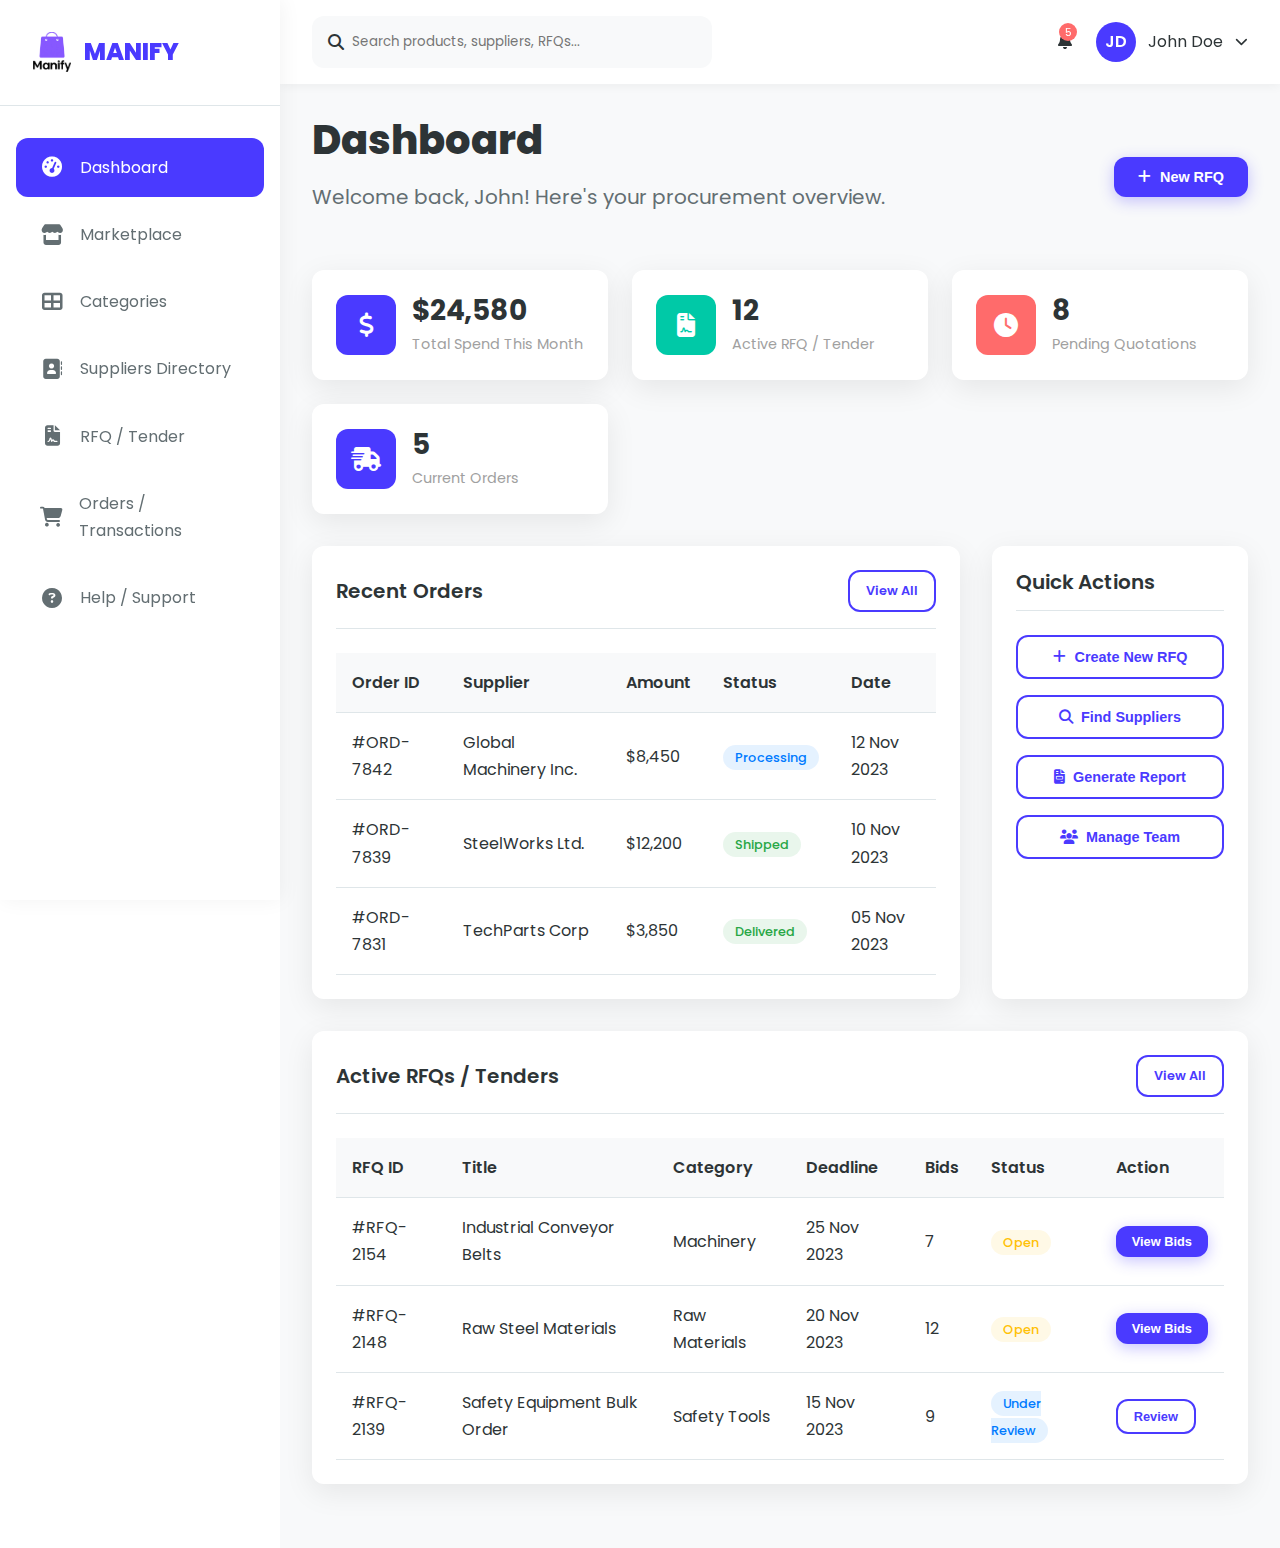
<file: companydashboard.html>
<!DOCTYPE html>
<html lang="en">
<head>
    <meta charset="UTF-8">
    <meta name="viewport" content="width=device-width, initial-scale=1.0">
    <title>ProcureHub | Company Dashboard</title>
    <link rel="stylesheet" href="https://cdnjs.cloudflare.com/ajax/libs/font-awesome/6.4.0/css/all.min.css">
    <link href="https://fonts.googleapis.com/css2?family=Poppins:wght@300;400;500;600;700;800&display=swap" rel="stylesheet">
    <style>
        /* Productly Color Scheme */
        :root {
            --primary: #4A3AFF;
            --primary-light: #6C5CE7;
            --primary-dark: #3A2BD6;
            --secondary: #FF6B6B;
            --accent: #00C9A7;
            --accent-light: #2EE6C3;
            --dark: #2D3436;
            --dark-light: #4A4A4A;
            --gray: #636E72;
            --gray-light: #A0A0A0;
            --light-gray: #DFE6E9;
            --white: #FFFFFF;
            --light-bg: #F8F9FA;
            --section-bg: #F7F9FC;
            
            --border-radius: 12px;
            --border-radius-lg: 20px;
            --box-shadow: 0 8px 30px rgba(0, 0, 0, 0.08);
            --box-shadow-lg: 0 20px 60px rgba(0, 0, 0, 0.12);
            --transition: all 0.3s cubic-bezier(0.4, 0, 0.2, 1);
            --transition-slow: all 0.5s cubic-bezier(0.4, 0, 0.2, 1);
        }

        * {
            margin: 0;
            padding: 0;
            box-sizing: border-box;
        }

        html {
            scroll-behavior: smooth;
        }

        body {
            font-family: 'Poppins', sans-serif;
            line-height: 1.7;
            color: var(--dark);
            overflow-x: hidden;
            background: var(--white);
        }

        .container {
            max-width: 1400px;
            margin: 0 auto;
            padding: 0 20px;
        }

        h1, h2, h3, h4, h5, h6 {
            font-weight: 700;
            line-height: 1.2;
            margin-bottom: 1rem;
            color: var(--dark);
        }

        h1 {
            font-size: 2.5rem;
            font-weight: 800;
        }

        h2 {
            font-size: 2rem;
        }

        h3 {
            font-size: 1.5rem;
        }

        p {
            color: var(--gray);
            margin-bottom: 1.5rem;
        }

        .lead {
            font-size: 1.25rem;
            font-weight: 400;
        }

        /* Dashboard Layout */
        .dashboard-container {
            display: flex;
            min-height: 100vh;
        }

        /* Sidebar */
        .sidebar {
            width: 280px;
            background: var(--white);
            box-shadow: 2px 0 20px rgba(0, 0, 0, 0.05);
            padding: 2rem 0;
            position: fixed;
            height: 100vh;
            overflow-y: auto;
            z-index: 100;
            transition: var(--transition);
        }

        .sidebar-brand {
            display: flex;
            align-items: center;
            padding: 0 2rem 2rem;
            border-bottom: 1px solid var(--light-gray);
            margin-bottom: 2rem;
        }

        .sidebar-logo {
            width: 40px;
            height: 40px;
            margin-right: 12px;
            display: flex;
            align-items: center;
            justify-content: center;
        }

        .sidebar-logo img {
            width: 100%;
            height: 100%;
            object-fit: contain;
        }

        .sidebar-brand-text {
            font-size: 1.5rem;
            font-weight: 800;
            color: var(--primary);
        }

        .sidebar-menu {
            list-style: none;
            padding: 0 1rem;
        }

        .sidebar-item {
            margin-bottom: 0.5rem;
        }

        .sidebar-link {
            display: flex;
            align-items: center;
            padding: 1rem 1.5rem;
            color: var(--gray);
            text-decoration: none;
            border-radius: var(--border-radius);
            transition: var(--transition);
        }

        .sidebar-link:hover, .sidebar-link.active {
            background: var(--primary);
            color: var(--white);
        }

        .sidebar-link i {
            margin-right: 1rem;
            font-size: 1.25rem;
            width: 24px;
            text-align: center;
        }

        /* Main Content */
        .main-content {
            flex: 1;
            margin-left: 280px;
            background: var(--light-bg);
            min-height: 100vh;
            transition: var(--transition);
        }

        /* Top Navigation */
        .top-nav {
            background: var(--white);
            padding: 1rem 2rem;
            box-shadow: 0 2px 10px rgba(0, 0, 0, 0.05);
            display: flex;
            justify-content: space-between;
            align-items: center;
            position: sticky;
            top: 0;
            z-index: 99;
        }

        .nav-left {
            display: flex;
            align-items: center;
            gap: 1rem;
        }

        .nav-search {
            display: flex;
            align-items: center;
            background: var(--light-bg);
            border-radius: var(--border-radius);
            padding: 0.5rem 1rem;
            width: 400px;
        }

        .nav-search input {
            border: none;
            background: transparent;
            padding: 0.5rem;
            width: 100%;
            font-family: 'Poppins', sans-serif;
            outline: none;
        }

        .nav-actions {
            display: flex;
            align-items: center;
            gap: 1.5rem;
        }

        .nav-action-item {
            position: relative;
            cursor: pointer;
        }

        .notification-badge {
            position: absolute;
            top: -5px;
            right: -5px;
            background: var(--secondary);
            color: var(--white);
            border-radius: 50%;
            width: 18px;
            height: 18px;
            font-size: 0.7rem;
            display: flex;
            align-items: center;
            justify-content: center;
        }

        .user-profile {
            display: flex;
            align-items: center;
            gap: 0.75rem;
            cursor: pointer;
        }

        .user-avatar {
            width: 40px;
            height: 40px;
            border-radius: 50%;
            background: var(--primary);
            display: flex;
            align-items: center;
            justify-content: center;
            color: var(--white);
            font-weight: 600;
        }

        /* Dropdown Menus */
        .dropdown {
            position: relative;
        }

        .dropdown-content {
            display: none;
            position: absolute;
            right: 0;
            top: 100%;
            background: var(--white);
            min-width: 280px;
            box-shadow: var(--box-shadow-lg);
            border-radius: var(--border-radius);
            z-index: 1000;
            margin-top: 0.5rem;
            padding: 1rem 0;
        }

        .dropdown.active .dropdown-content {
            display: block;
        }

        .notification-item, .profile-item {
            padding: 0.75rem 1.5rem;
            display: flex;
            align-items: center;
            gap: 1rem;
            transition: var(--transition);
            cursor: pointer;
        }

        .notification-item:hover, .profile-item:hover {
            background: var(--light-bg);
        }

        .notification-icon {
            width: 40px;
            height: 40px;
            border-radius: 50%;
            background: var(--light-bg);
            display: flex;
            align-items: center;
            justify-content: center;
            color: var(--primary);
        }

        .notification-info h4, .profile-info h4 {
            font-size: 0.9rem;
            margin-bottom: 0.25rem;
        }

        .notification-info p, .profile-info p {
            font-size: 0.8rem;
            margin: 0;
            color: var(--gray);
        }

        .notification-time {
            font-size: 0.7rem;
            color: var(--gray-light);
        }

        .dropdown-header {
            padding: 0 1.5rem 0.75rem;
            border-bottom: 1px solid var(--light-gray);
            margin-bottom: 0.5rem;
            display: flex;
            justify-content: space-between;
            align-items: center;
        }

        .dropdown-header h3 {
            font-size: 1rem;
            margin: 0;
        }

        .view-all {
            font-size: 0.8rem;
            color: var(--primary);
            text-decoration: none;
            font-weight: 500;
        }

        /* Dashboard Content */
        .dashboard-content {
            padding: 2rem;
        }

        .page-header {
            display: flex;
            justify-content: space-between;
            align-items: center;
            margin-bottom: 2rem;
            flex-wrap: wrap;
            gap: 1rem;
        }

        /* Stats Grid */
        .stats-grid {
            display: grid;
            grid-template-columns: repeat(auto-fit, minmax(250px, 1fr));
            gap: 1.5rem;
            margin-bottom: 2rem;
        }

        .stat-card {
            background: var(--white);
            border-radius: var(--border-radius);
            padding: 1.5rem;
            box-shadow: var(--box-shadow);
            display: flex;
            align-items: center;
            transition: var(--transition);
        }

        .stat-card:hover {
            transform: translateY(-5px);
            box-shadow: var(--box-shadow-lg);
        }

        .stat-icon {
            width: 60px;
            height: 60px;
            border-radius: 12px;
            display: flex;
            align-items: center;
            justify-content: center;
            margin-right: 1rem;
            font-size: 1.5rem;
            color: var(--white);
        }

        .stat-icon.primary {
            background: var(--primary);
        }

        .stat-icon.accent {
            background: var(--accent);
        }

        .stat-icon.secondary {
            background: var(--secondary);
        }

        .stat-info h3 {
            font-size: 1.75rem;
            margin-bottom: 0.25rem;
        }

        .stat-info p {
            margin: 0;
            color: var(--gray-light);
            font-size: 0.9rem;
        }

        /* Content Cards */
        .content-card {
            background: var(--white);
            border-radius: var(--border-radius);
            padding: 1.5rem;
            box-shadow: var(--box-shadow);
            margin-bottom: 2rem;
        }

        .card-header {
            display: flex;
            justify-content: space-between;
            align-items: center;
            margin-bottom: 1.5rem;
            padding-bottom: 1rem;
            border-bottom: 1px solid var(--light-gray);
            flex-wrap: wrap;
            gap: 1rem;
        }

        .card-title {
            font-size: 1.25rem;
            font-weight: 600;
            margin: 0;
        }

        /* Tables */
        .table-responsive {
            overflow-x: auto;
            -webkit-overflow-scrolling: touch;
        }

        .data-table {
            width: 100%;
            border-collapse: collapse;
            min-width: 600px;
        }

        .data-table th, .data-table td {
            padding: 1rem;
            text-align: left;
            border-bottom: 1px solid var(--light-gray);
        }

        .data-table th {
            font-weight: 600;
            color: var(--dark);
            background: var(--light-bg);
        }

        .data-table tr:hover {
            background: var(--light-bg);
        }

        /* Status Badges */
        .status-badge {
            padding: 0.25rem 0.75rem;
            border-radius: 20px;
            font-size: 0.8rem;
            font-weight: 500;
        }

        .status-pending {
            background: rgba(255, 193, 7, 0.1);
            color: #ffc107;
        }

        .status-approved {
            background: rgba(40, 167, 69, 0.1);
            color: #28a745;
        }

        .status-rejected {
            background: rgba(220, 53, 69, 0.1);
            color: #dc3545;
        }

        .status-processing {
            background: rgba(0, 123, 255, 0.1);
            color: #007bff;
        }

        /* Buttons */
        .btn {
            display: inline-flex;
            align-items: center;
            justify-content: center;
            padding: 0.75rem 1.5rem;
            border-radius: var(--border-radius);
            font-weight: 600;
            text-decoration: none;
            transition: var(--transition);
            border: none;
            cursor: pointer;
            font-size: 0.9rem;
            gap: 0.5rem;
            white-space: nowrap;
        }

        .btn-primary {
            background: var(--primary);
            color: var(--white);
            box-shadow: 0 4px 15px rgba(74, 58, 255, 0.3);
        }

        .btn-primary:hover {
            background: var(--primary-dark);
            transform: translateY(-2px);
            box-shadow: 0 8px 25px rgba(74, 58, 255, 0.4);
        }

        .btn-outline {
            border: 2px solid var(--primary);
            color: var(--primary);
            background: transparent;
        }

        .btn-outline:hover {
            background: var(--primary);
            color: var(--white);
            transform: translateY(-2px);
        }

        .btn-sm {
            padding: 0.5rem 1rem;
            font-size: 0.8rem;
        }

        /* Filters */
        .filters {
            display: flex;
            gap: 1rem;
            margin-bottom: 1.5rem;
            flex-wrap: wrap;
        }

        .filter-group {
            display: flex;
            flex-direction: column;
            gap: 0.5rem;
            flex: 1;
            min-width: 150px;
        }

        .filter-group label {
            font-size: 0.8rem;
            font-weight: 500;
            color: var(--gray);
        }

        .filter-select, .filter-input {
            padding: 0.5rem 1rem;
            border: 1px solid var(--light-gray);
            border-radius: var(--border-radius);
            font-family: 'Poppins', sans-serif;
            outline: none;
            transition: var(--transition);
        }

        .filter-select:focus, .filter-input:focus {
            border-color: var(--primary);
        }

        /* Product Grid */
        .products-grid, .categories-grid, .suppliers-grid {
            display: grid;
            grid-template-columns: repeat(auto-fill, minmax(280px, 1fr));
            gap: 1.5rem;
        }

        .product-card, .category-card, .supplier-card {
            background: var(--white);
            border-radius: var(--border-radius);
            overflow: hidden;
            box-shadow: var(--box-shadow);
            transition: var(--transition);
        }

        .product-card:hover, .category-card:hover, .supplier-card:hover {
            transform: translateY(-5px);
            box-shadow: var(--box-shadow-lg);
        }

        .product-image, .category-image, .supplier-image {
            height: 180px;
            background: var(--light-bg);
            display: flex;
            align-items: center;
            justify-content: center;
            color: var(--gray-light);
            font-size: 3rem;
        }

        .product-info, .category-info, .supplier-info {
            padding: 1.5rem;
        }

        .product-title, .category-title, .supplier-title {
            font-size: 1.1rem;
            font-weight: 600;
            margin-bottom: 0.5rem;
        }

        .product-supplier, .category-count, .supplier-location {
            color: var(--gray);
            font-size: 0.9rem;
            margin-bottom: 0.5rem;
        }

        .product-price {
            font-size: 1.25rem;
            font-weight: 700;
            color: var(--primary);
            margin-bottom: 1rem;
        }

        /* Forms */
        .form-group {
            margin-bottom: 1.5rem;
        }

        .form-label {
            display: block;
            margin-bottom: 0.5rem;
            font-weight: 500;
            color: var(--dark);
        }

        .form-control {
            width: 100%;
            padding: 0.75rem 1rem;
            border: 1px solid var(--light-gray);
            border-radius: var(--border-radius);
            font-family: 'Poppins', sans-serif;
            transition: var(--transition);
        }

        .form-control:focus {
            border-color: var(--primary);
            outline: none;
            box-shadow: 0 0 0 3px rgba(74, 58, 255, 0.1);
        }

        textarea.form-control {
            min-height: 120px;
            resize: vertical;
        }

        /* Tabs */
        .tabs {
            display: flex;
            border-bottom: 1px solid var(--light-gray);
            margin-bottom: 1.5rem;
            overflow-x: auto;
            -webkit-overflow-scrolling: touch;
        }

        .tab {
            padding: 1rem 1.5rem;
            cursor: pointer;
            font-weight: 500;
            color: var(--gray);
            transition: var(--transition);
            border-bottom: 2px solid transparent;
            white-space: nowrap;
        }

        .tab.active {
            color: var(--primary);
            border-bottom-color: var(--primary);
        }

        .tab-content {
            display: none;
        }

        .tab-content.active {
            display: block;
        }

        /* FAQ */
        .faq-item {
            margin-bottom: 1.5rem;
            border: 1px solid var(--light-gray);
            border-radius: var(--border-radius);
            overflow: hidden;
        }

        .faq-question {
            padding: 1.5rem;
            background: var(--light-bg);
            cursor: pointer;
            display: flex;
            justify-content: space-between;
            align-items: center;
            font-weight: 600;
        }

        .faq-answer {
            padding: 1.5rem;
            display: none;
        }

        .faq-item.active .faq-answer {
            display: block;
        }

        /* Mobile Menu Button */
        .mobile-menu-btn {
            display: none;
            flex-direction: column;
            background: none;
            border: none;
            cursor: pointer;
            padding: 0.5rem;
            z-index: 101;
        }

        .mobile-menu-btn span {
            width: 25px;
            height: 2px;
            background: var(--dark);
            margin: 3px 0;
            transition: var(--transition);
            border-radius: 2px;
        }

        .mobile-menu-btn.active span:nth-child(1) {
            transform: rotate(45deg) translate(5px, 5px);
        }

        .mobile-menu-btn.active span:nth-child(2) {
            opacity: 0;
        }

        .mobile-menu-btn.active span:nth-child(3) {
            transform: rotate(-45deg) translate(7px, -6px);
        }

        /* Mobile Overlay */
        .mobile-overlay {
            display: none;
            position: fixed;
            top: 0;
            left: 0;
            width: 100%;
            height: 100%;
            background: rgba(0, 0, 0, 0.5);
            z-index: 98;
        }

        .mobile-overlay.active {
            display: block;
        }

        /* Responsive */
        @media (max-width: 1200px) {
            .sidebar {
                width: 250px;
            }
            
            .main-content {
                margin-left: 250px;
            }
        }

        @media (max-width: 992px) {
            .sidebar {
                transform: translateX(-100%);
                width: 280px;
            }
            
            .sidebar.active {
                transform: translateX(0);
            }
            
            .main-content {
                margin-left: 0;
            }
            
            .mobile-menu-btn {
                display: flex;
            }
            
            .nav-search {
                width: 300px;
            }

            .mobile-overlay.active {
                display: block;
            }

            .content-grid {
                grid-template-columns: 1fr !important;
            }
        }

        @media (max-width: 768px) {
            .nav-search {
                width: 200px;
            }
            
            .stats-grid {
                grid-template-columns: 1fr;
            }
            
            .products-grid, .categories-grid, .suppliers-grid {
                grid-template-columns: 1fr;
            }
            
            .filters {
                flex-direction: column;
            }
            
            .filter-group {
                width: 100%;
            }

            .nav-search {
                display: none;
            }

            .dropdown-content {
                position: fixed;
                top: 70px;
                left: 50%;
                transform: translateX(-50%);
                width: 90%;
                max-width: 400px;
            }

            .page-header {
                flex-direction: column;
                align-items: flex-start;
            }

            .dashboard-content {
                padding: 1rem;
            }
        }

        @media (max-width: 576px) {
            .dashboard-content {
                padding: 1rem;
            }
            
            .page-header {
                flex-direction: column;
                align-items: flex-start;
                gap: 1rem;
            }
            
            .user-profile .user-name {
                display: none;
            }

            .top-nav {
                padding: 1rem;
            }

            .nav-actions {
                gap: 1rem;
            }

            .card-header {
                flex-direction: column;
                align-items: flex-start;
            }

            .btn {
                width: 100%;
                justify-content: center;
            }

            .content-card {
                padding: 1rem;
            }

            .stat-card {
                flex-direction: column;
                text-align: center;
            }

            .stat-icon {
                margin-right: 0;
                margin-bottom: 1rem;
            }
        }

        @media (max-width: 480px) {
            .sidebar-brand {
                padding: 0 1rem 1.5rem;
            }

            .sidebar-link {
                padding: 0.75rem 1rem;
            }

            .sidebar-link i {
                margin-right: 0.75rem;
            }

            .dropdown-content {
                width: 95%;
            }
        }
    </style>
</head>
<body>
    <div class="dashboard-container">
        <!-- Mobile Overlay -->
        <div class="mobile-overlay"></div>

        <!-- Sidebar -->
        <aside class="sidebar">
            <div class="sidebar-brand">
                <div class="sidebar-logo">
                    <!-- Replace with your logo image -->
                    <img src="assets/Manify.png" alt="ProcureHub Logo">
                </div>
                <div class="sidebar-brand-text">MANIFY</div>
            </div>
            <ul class="sidebar-menu">
                <li class="sidebar-item">
                    <a href="#dashboard" class="sidebar-link active">
                        <i class="fas fa-tachometer-alt"></i>
                        <span>Dashboard</span>
                    </a>
                </li>
                <li class="sidebar-item">
                    <a href="#marketplace" class="sidebar-link">
                        <i class="fas fa-store"></i>
                        <span>Marketplace</span>
                    </a>
                </li>
                <li class="sidebar-item">
                    <a href="#categories" class="sidebar-link">
                        <i class="fas fa-th-large"></i>
                        <span>Categories</span>
                    </a>
                </li>
                <li class="sidebar-item">
                    <a href="#suppliers" class="sidebar-link">
                        <i class="fas fa-address-book"></i>
                        <span>Suppliers Directory</span>
                    </a>
                </li>
                <li class="sidebar-item">
                    <a href="#rfq" class="sidebar-link">
                        <i class="fas fa-file-contract"></i>
                        <span>RFQ / Tender</span>
                    </a>
                </li>
                <li class="sidebar-item">
                    <a href="#orders" class="sidebar-link">
                        <i class="fas fa-shopping-cart"></i>
                        <span>Orders / Transactions</span>
                    </a>
                </li>
                <li class="sidebar-item">
                    <a href="#support" class="sidebar-link">
                        <i class="fas fa-question-circle"></i>
                        <span>Help / Support</span>
                    </a>
                </li>
            </ul>
        </aside>

        <!-- Main Content -->
        <main class="main-content">
            <!-- Top Navigation -->
            <nav class="top-nav">
                <div class="nav-left">
                    <button class="mobile-menu-btn">
                        <span></span>
                        <span></span>
                        <span></span>
                    </button>
                    <div class="nav-search">
                        <i class="fas fa-search"></i>
                        <input type="text" placeholder="Search products, suppliers, RFQs...">
                    </div>
                </div>
                <div class="nav-actions">
                    <div class="nav-action-item dropdown" id="notificationDropdown">
                        <i class="fas fa-bell"></i>
                        <span class="notification-badge">5</span>
                        <div class="dropdown-content">
                            <div class="dropdown-header">
                                <h3>Notifications</h3>
                                <a href="#" class="view-all">View All</a>
                            </div>
                            <div class="notification-item">
                                <div class="notification-icon">
                                    <i class="fas fa-gavel"></i>
                                </div>
                                <div class="notification-info">
                                    <h4>New Bid Received</h4>
                                    <p>Supplier TechParts Corp submitted a bid for your RFQ</p>
                                    <div class="notification-time">10 min ago</div>
                                </div>
                            </div>
                            <div class="notification-item">
                                <div class="notification-icon">
                                    <i class="fas fa-shipping-fast"></i>
                                </div>
                                <div class="notification-info">
                                    <h4>Order Shipped</h4>
                                    <p>Your order #ORD-7839 has been shipped</p>
                                    <div class="notification-time">2 hours ago</div>
                                </div>
                            </div>
                            <div class="notification-item">
                                <div class="notification-icon">
                                    <i class="fas fa-file-invoice"></i>
                                </div>
                                <div class="notification-info">
                                    <h4>Invoice Ready</h4>
                                    <p>Invoice for order #ORD-7842 is available</p>
                                    <div class="notification-time">1 day ago</div>
                                </div>
                            </div>
                        </div>
                    </div>
                    <div class="nav-action-item dropdown" id="profileDropdown">
                        <div class="user-profile">
                            <div class="user-avatar">JD</div>
                            <div class="user-name">John Doe</div>
                            <i class="fas fa-chevron-down" style="font-size: 0.8rem;"></i>
                        </div>
                        <div class="dropdown-content">
                            <div class="profile-item">
                                <i class="fas fa-user"></i>
                                <div class="profile-info">
                                    <h4>My Profile</h4>
                                    <p>View and edit your profile</p>
                                </div>
                            </div>
                            <div class="profile-item">
                                <i class="fas fa-cog"></i>
                                <div class="profile-info">
                                    <h4>Account Settings</h4>
                                    <p>Manage your account preferences</p>
                                </div>
                            </div>
                            <div class="profile-item">
                                <i class="fas fa-building"></i>
                                <div class="profile-info">
                                    <h4>Company Details</h4>
                                    <p>Update company information</p>
                                </div>
                            </div>
                            <div class="profile-item">
                                <i class="fas fa-credit-card"></i>
                                <div class="profile-info">
                                    <h4>Payment Methods</h4>
                                    <p>Manage payment options</p>
                                </div>
                            </div>
                            <div class="profile-item">
                                <i class="fas fa-users"></i>
                                <div class="profile-info">
                                    <h4>Team Management</h4>
                                    <p>Manage team members</p>
                                </div>
                            </div>
                            <div class="profile-item">
                                <i class="fas fa-sign-out-alt"></i>
                                <div class="profile-info">
                                    <h4>Logout</h4>
                                    <p>Sign out from your account</p>
                                </div>
                            </div>
                        </div>
                    </div>
                </div>
            </nav>

            <!-- Dashboard Content -->
            <div class="dashboard-content">
                <!-- Dashboard Overview -->
                <section id="dashboard" class="content-section active">
                    <div class="page-header">
                        <div>
                            <h1>Dashboard</h1>
                            <p class="lead">Welcome back, John! Here's your procurement overview.</p>
                        </div>
                        <div>
                            <button class="btn btn-primary">
                                <i class="fas fa-plus"></i>
                                New RFQ
                            </button>
                        </div>
                    </div>

                    <!-- Stats Grid -->
                    <div class="stats-grid">
                        <div class="stat-card">
                            <div class="stat-icon primary">
                                <i class="fas fa-dollar-sign"></i>
                            </div>
                            <div class="stat-info">
                                <h3>$24,580</h3>
                                <p>Total Spend This Month</p>
                            </div>
                        </div>
                        <div class="stat-card">
                            <div class="stat-icon accent">
                                <i class="fas fa-file-contract"></i>
                            </div>
                            <div class="stat-info">
                                <h3>12</h3>
                                <p>Active RFQ / Tender</p>
                            </div>
                        </div>
                        <div class="stat-card">
                            <div class="stat-icon secondary">
                                <i class="fas fa-clock"></i>
                            </div>
                            <div class="stat-info">
                                <h3>8</h3>
                                <p>Pending Quotations</p>
                            </div>
                        </div>
                        <div class="stat-card">
                            <div class="stat-icon primary">
                                <i class="fas fa-shipping-fast"></i>
                            </div>
                            <div class="stat-info">
                                <h3>5</h3>
                                <p>Current Orders</p>
                            </div>
                        </div>
                    </div>

                    <!-- Recent Activity & Quick Actions -->
                    <div class="content-grid" style="display: grid; grid-template-columns: 2fr 1fr; gap: 2rem;">
                        <!-- Recent Orders -->
                        <div class="content-card">
                            <div class="card-header">
                                <h3 class="card-title">Recent Orders</h3>
                                <a href="#orders" class="btn btn-outline btn-sm">View All</a>
                            </div>
                            <div class="table-responsive">
                                <table class="data-table">
                                    <thead>
                                        <tr>
                                            <th>Order ID</th>
                                            <th>Supplier</th>
                                            <th>Amount</th>
                                            <th>Status</th>
                                            <th>Date</th>
                                        </tr>
                                    </thead>
                                    <tbody>
                                        <tr>
                                            <td>#ORD-7842</td>
                                            <td>Global Machinery Inc.</td>
                                            <td>$8,450</td>
                                            <td><span class="status-badge status-processing">Processing</span></td>
                                            <td>12 Nov 2023</td>
                                        </tr>
                                        <tr>
                                            <td>#ORD-7839</td>
                                            <td>SteelWorks Ltd.</td>
                                            <td>$12,200</td>
                                            <td><span class="status-badge status-approved">Shipped</span></td>
                                            <td>10 Nov 2023</td>
                                        </tr>
                                        <tr>
                                            <td>#ORD-7831</td>
                                            <td>TechParts Corp</td>
                                            <td>$3,850</td>
                                            <td><span class="status-badge status-approved">Delivered</span></td>
                                            <td>05 Nov 2023</td>
                                        </tr>
                                    </tbody>
                                </table>
                            </div>
                        </div>

                        <!-- Quick Actions -->
                        <div class="content-card">
                            <div class="card-header">
                                <h3 class="card-title">Quick Actions</h3>
                            </div>
                            <div style="display: flex; flex-direction: column; gap: 1rem;">
                                <button class="btn btn-outline">
                                    <i class="fas fa-plus"></i>
                                    Create New RFQ
                                </button>
                                <button class="btn btn-outline">
                                    <i class="fas fa-search"></i>
                                    Find Suppliers
                                </button>
                                <button class="btn btn-outline">
                                    <i class="fas fa-file-invoice"></i>
                                    Generate Report
                                </button>
                                <button class="btn btn-outline">
                                    <i class="fas fa-users"></i>
                                    Manage Team
                                </button>
                            </div>
                        </div>
                    </div>

                    <!-- Active RFQs -->
                    <div class="content-card">
                        <div class="card-header">
                            <h3 class="card-title">Active RFQs / Tenders</h3>
                            <a href="#rfq" class="btn btn-outline btn-sm">View All</a>
                        </div>
                        <div class="table-responsive">
                            <table class="data-table">
                                <thead>
                                    <tr>
                                        <th>RFQ ID</th>
                                        <th>Title</th>
                                        <th>Category</th>
                                        <th>Deadline</th>
                                        <th>Bids</th>
                                        <th>Status</th>
                                        <th>Action</th>
                                    </tr>
                                </thead>
                                <tbody>
                                    <tr>
                                        <td>#RFQ-2154</td>
                                        <td>Industrial Conveyor Belts</td>
                                        <td>Machinery</td>
                                        <td>25 Nov 2023</td>
                                        <td>7</td>
                                        <td><span class="status-badge status-pending">Open</span></td>
                                        <td><button class="btn btn-primary btn-sm">View Bids</button></td>
                                    </tr>
                                    <tr>
                                        <td>#RFQ-2148</td>
                                        <td>Raw Steel Materials</td>
                                        <td>Raw Materials</td>
                                        <td>20 Nov 2023</td>
                                        <td>12</td>
                                        <td><span class="status-badge status-pending">Open</span></td>
                                        <td><button class="btn btn-primary btn-sm">View Bids</button></td>
                                    </tr>
                                    <tr>
                                        <td>#RFQ-2139</td>
                                        <td>Safety Equipment Bulk Order</td>
                                        <td>Safety Tools</td>
                                        <td>15 Nov 2023</td>
                                        <td>9</td>
                                        <td><span class="status-badge status-processing">Under Review</span></td>
                                        <td><button class="btn btn-outline btn-sm">Review</button></td>
                                    </tr>
                                </tbody>
                            </table>
                        </div>
                    </div>
                </section>

                <!-- Marketplace Section -->
                <section id="marketplace" class="content-section" style="display: none;">
                    <div class="page-header">
                        <div>
                            <h1>Marketplace</h1>
                            <p class="lead">Browse products from verified suppliers</p>
                        </div>
                        <div>
                            <button class="btn btn-primary">
                                <i class="fas fa-plus"></i>
                                Add Product
                            </button>
                        </div>
                    </div>

                    <!-- Filters -->
                    <div class="filters">
                        <div class="filter-group">
                            <label>Category</label>
                            <select class="filter-select">
                                <option>All Categories</option>
                                <option>Machinery</option>
                                <option>Tools</option>
                                <option>Raw Materials</option>
                                <option>Safety Equipment</option>
                            </select>
                        </div>
                        <div class="filter-group">
                            <label>Price Range</label>
                            <div style="display: flex; gap: 0.5rem;">
                                <input type="number" class="filter-input" placeholder="Min" style="width: 100px;">
                                <input type="number" class="filter-input" placeholder="Max" style="width: 100px;">
                            </div>
                        </div>
                        <div class="filter-group">
                            <label>Supplier</label>
                            <select class="filter-select">
                                <option>All Suppliers</option>
                                <option>Global Machinery Inc.</option>
                                <option>SteelWorks Ltd.</option>
                                <option>TechParts Corp</option>
                            </select>
                        </div>
                        <div class="filter-group">
                            <label>Location</label>
                            <select class="filter-select">
                                <option>Any Location</option>
                                <option>North America</option>
                                <option>Europe</option>
                                <option>Asia</option>
                            </select>
                        </div>
                        <div class="filter-group">
                            <label>MOQ</label>
                            <input type="number" class="filter-input" placeholder="Minimum Order">
                        </div>
                        <div class="filter-group" style="align-self: flex-end;">
                            <button class="btn btn-primary">Apply Filters</button>
                        </div>
                    </div>

                    <!-- Products Grid -->
                    <div class="products-grid">
                        <div class="product-card">
                            <div class="product-image">
                                <i class="fas fa-cogs"></i>
                            </div>
                            <div class="product-info">
                                <h3 class="product-title">Industrial Conveyor Belt</h3>
                                <p class="product-supplier">Global Machinery Inc.</p>
                                <div class="product-price">$2,450</div>
                                <div style="display: flex; justify-content: space-between; align-items: center;">
                                    <span style="font-size: 0.8rem; color: var(--gray);">MOQ: 10 units</span>
                                    <button class="btn btn-primary btn-sm">Request Quote</button>
                                </div>
                            </div>
                        </div>
                        <div class="product-card">
                            <div class="product-image">
                                <i class="fas fa-hammer"></i>
                            </div>
                            <div class="product-info">
                                <h3 class="product-title">Heavy Duty Drill Machine</h3>
                                <p class="product-supplier">TechParts Corp</p>
                                <div class="product-price">$850</div>
                                <div style="display: flex; justify-content: space-between; align-items: center;">
                                    <span style="font-size: 0.8rem; color: var(--gray);">MOQ: 5 units</span>
                                    <button class="btn btn-primary btn-sm">Request Quote</button>
                                </div>
                            </div>
                        </div>
                        <div class="product-card">
                            <div class="product-image">
                                <i class="fas fa-box"></i>
                            </div>
                            <div class="product-info">
                                <h3 class="product-title">Steel Sheets (Grade A)</h3>
                                <p class="product-supplier">SteelWorks Ltd.</p>
                                <div class="product-price">$120/unit</div>
                                <div style="display: flex; justify-content: space-between; align-items: center;">
                                    <span style="font-size: 0.8rem; color: var(--gray);">MOQ: 100 units</span>
                                    <button class="btn btn-primary btn-sm">Request Quote</button>
                                </div>
                            </div>
                        </div>
                        <div class="product-card">
                            <div class="product-image">
                                <i class="fas fa-hard-hat"></i>
                            </div>
                            <div class="product-info">
                                <h3 class="product-title">Safety Helmets (Bulk)</h3>
                                <p class="product-supplier">SafeGear Co.</p>
                                <div class="product-price">$15/unit</div>
                                <div style="display: flex; justify-content: space-between; align-items: center;">
                                    <span style="font-size: 0.8rem; color: var(--gray);">MOQ: 50 units</span>
                                    <button class="btn btn-primary btn-sm">Request Quote</button>
                                </div>
                            </div>
                        </div>
                    </div>
                </section>

                <!-- Categories Section -->
                <section id="categories" class="content-section" style="display: none;">
                    <div class="page-header">
                        <div>
                            <h1>Product Categories</h1>
                            <p class="lead">Organized product categories for easy navigation</p>
                        </div>
                        <div>
                            <button class="btn btn-primary">
                                <i class="fas fa-plus"></i>
                                Add Category
                            </button>
                        </div>
                    </div>

                    <div class="categories-grid">
                        <div class="category-card">
                            <div class="category-image">
                                <i class="fas fa-cogs"></i>
                            </div>
                            <div class="category-info">
                                <h3 class="category-title">Machinery</h3>
                                <p class="category-count">245 products</p>
                                <p>Industrial machinery, equipment, and tools for manufacturing and production.</p>
                                <button class="btn btn-outline btn-sm" style="margin-top: 1rem;">Browse Products</button>
                            </div>
                        </div>
                        <div class="category-card">
                            <div class="category-image">
                                <i class="fas fa-tools"></i>
                            </div>
                            <div class="category-info">
                                <h3 class="category-title">Tools & Equipment</h3>
                                <p class="category-count">189 products</p>
                                <p>Hand tools, power tools, and specialized equipment for various industries.</p>
                                <button class="btn btn-outline btn-sm" style="margin-top: 1rem;">Browse Products</button>
                            </div>
                        </div>
                        <div class="category-card">
                            <div class="category-image">
                                <i class="fas fa-boxes"></i>
                            </div>
                            <div class="category-info">
                                <h3 class="category-title">Raw Materials</h3>
                                <p class="category-count">312 products</p>
                                <p>Metals, plastics, chemicals, and other raw materials for manufacturing.</p>
                                <button class="btn btn-outline btn-sm" style="margin-top: 1rem;">Browse Products</button>
                            </div>
                        </div>
                        <div class="category-card">
                            <div class="category-image">
                                <i class="fas fa-hard-hat"></i>
                            </div>
                            <div class="category-info">
                                <h3 class="category-title">Safety Equipment</h3>
                                <p class="category-count">134 products</p>
                                <p>Personal protective equipment and safety gear for industrial environments.</p>
                                <button class="btn btn-outline btn-sm" style="margin-top: 1rem;">Browse Products</button>
                            </div>
                        </div>
                    </div>
                </section>

                <!-- Suppliers Directory Section -->
                <section id="suppliers" class="content-section" style="display: none;">
                    <div class="page-header">
                        <div>
                            <h1>Suppliers Directory</h1>
                            <p class="lead">Find and connect with verified suppliers</p>
                        </div>
                        <div>
                            <button class="btn btn-primary">
                                <i class="fas fa-plus"></i>
                                Add Supplier
                            </button>
                        </div>
                    </div>

                    <!-- Supplier Filters -->
                    <div class="filters">
                        <div class="filter-group">
                            <label>Industry</label>
                            <select class="filter-select">
                                <option>All Industries</option>
                                <option>Manufacturing</option>
                                <option>Construction</option>
                                <option>Technology</option>
                                <option>Chemicals</option>
                            </select>
                        </div>
                        <div class="filter-group">
                            <label>Location</label>
                            <select class="filter-select">
                                <option>Any Location</option>
                                <option>North America</option>
                                <option>Europe</option>
                                <option>Asia</option>
                            </select>
                        </div>
                        <div class="filter-group">
                            <label>Certification</label>
                            <select class="filter-select">
                                <option>Any Certification</option>
                                <option>ISO 9001</option>
                                <option>ISO 14001</option>
                                <option>OHSAS 18001</option>
                            </select>
                        </div>
                        <div class="filter-group" style="align-self: flex-end;">
                            <button class="btn btn-primary">Apply Filters</button>
                        </div>
                    </div>

                    <div class="suppliers-grid">
                        <div class="supplier-card">
                            <div class="supplier-image">
                                <i class="fas fa-industry"></i>
                            </div>
                            <div class="supplier-info">
                                <h3 class="supplier-title">Global Machinery Inc.</h3>
                                <p class="supplier-location">United States</p>
                                <p>Leading manufacturer of industrial machinery with 25+ years of experience.</p>
                                <div style="display: flex; justify-content: space-between; align-items: center; margin-top: 1rem;">
                                    <span class="status-badge status-approved">Verified</span>
                                    <button class="btn btn-primary btn-sm">View Profile</button>
                                </div>
                            </div>
                        </div>
                        <div class="supplier-card">
                            <div class="supplier-image">
                                <i class="fas fa-hammer"></i>
                            </div>
                            <div class="supplier-info">
                                <h3 class="supplier-title">TechParts Corp</h3>
                                <p class="supplier-location">Germany</p>
                                <p>Specialized in precision tools and equipment for the manufacturing industry.</p>
                                <div style="display: flex; justify-content: space-between; align-items: center; margin-top: 1rem;">
                                    <span class="status-badge status-approved">Verified</span>
                                    <button class="btn btn-primary btn-sm">View Profile</button>
                                </div>
                            </div>
                        </div>
                        <div class="supplier-card">
                            <div class="supplier-image">
                                <i class="fas fa-boxes"></i>
                            </div>
                            <div class="supplier-info">
                                <h3 class="supplier-title">SteelWorks Ltd.</h3>
                                <p class="supplier-location">China</p>
                                <p>Supplier of high-quality steel and metal products for industrial use.</p>
                                <div style="display: flex; justify-content: space-between; align-items: center; margin-top: 1rem;">
                                    <span class="status-badge status-approved">Verified</span>
                                    <button class="btn btn-primary btn-sm">View Profile</button>
                                </div>
                            </div>
                        </div>
                        <div class="supplier-card">
                            <div class="supplier-image">
                                <i class="fas fa-hard-hat"></i>
                            </div>
                            <div class="supplier-info">
                                <h3 class="supplier-title">SafeGear Co.</h3>
                                <p class="supplier-location">United Kingdom</p>
                                <p>Manufacturer of safety equipment and personal protective gear.</p>
                                <div style="display: flex; justify-content: space-between; align-items: center; margin-top: 1rem;">
                                    <span class="status-badge status-pending">Pending Review</span>
                                    <button class="btn btn-outline btn-sm">View Profile</button>
                                </div>
                            </div>
                        </div>
                    </div>
                </section>

                <!-- RFQ / Tender Section -->
                <section id="rfq" class="content-section" style="display: none;">
                    <div class="page-header">
                        <div>
                            <h1>RFQ / Tender Management</h1>
                            <p class="lead">Create and manage your Requests for Quotation</p>
                        </div>
                        <div>
                            <button class="btn btn-primary">
                                <i class="fas fa-plus"></i>
                                New RFQ
                            </button>
                        </div>
                    </div>

                    <div class="tabs">
                        <div class="tab active" data-tab="active-rfqs">Active RFQs</div>
                        <div class="tab" data-tab="draft-rfqs">Drafts</div>
                        <div class="tab" data-tab="closed-rfqs">Closed</div>
                    </div>

                    <div class="tab-content active" id="active-rfqs">
                        <div class="content-card">
                            <div class="card-header">
                                <h3 class="card-title">Active Requests for Quotation</h3>
                            </div>
                            <div class="table-responsive">
                                <table class="data-table">
                                    <thead>
                                        <tr>
                                            <th>RFQ ID</th>
                                            <th>Title</th>
                                            <th>Category</th>
                                            <th>Deadline</th>
                                            <th>Bids Received</th>
                                            <th>Status</th>
                                            <th>Actions</th>
                                        </tr>
                                    </thead>
                                    <tbody>
                                        <tr>
                                            <td>#RFQ-2154</td>
                                            <td>Industrial Conveyor Belts</td>
                                            <td>Machinery</td>
                                            <td>25 Nov 2023</td>
                                            <td>7</td>
                                            <td><span class="status-badge status-pending">Open</span></td>
                                            <td>
                                                <button class="btn btn-primary btn-sm">View Bids</button>
                                                <button class="btn btn-outline btn-sm">Edit</button>
                                            </td>
                                        </tr>
                                        <tr>
                                            <td>#RFQ-2148</td>
                                            <td>Raw Steel Materials</td>
                                            <td>Raw Materials</td>
                                            <td>20 Nov 2023</td>
                                            <td>12</td>
                                            <td><span class="status-badge status-pending">Open</span></td>
                                            <td>
                                                <button class="btn btn-primary btn-sm">View Bids</button>
                                                <button class="btn btn-outline btn-sm">Edit</button>
                                            </td>
                                        </tr>
                                        <tr>
                                            <td>#RFQ-2142</td>
                                            <td>Safety Equipment Bulk Order</td>
                                            <td>Safety Tools</td>
                                            <td>18 Nov 2023</td>
                                            <td>9</td>
                                            <td><span class="status-badge status-processing">Under Review</span></td>
                                            <td>
                                                <button class="btn btn-primary btn-sm">Review Bids</button>
                                                <button class="btn btn-outline btn-sm">Extend</button>
                                            </td>
                                        </tr>
                                    </tbody>
                                </table>
                            </div>
                        </div>
                    </div>

                    <div class="tab-content" id="draft-rfqs">
                        <div class="content-card">
                            <div class="card-header">
                                <h3 class="card-title">Draft RFQs</h3>
                            </div>
                            <div class="table-responsive">
                                <table class="data-table">
                                    <thead>
                                        <tr>
                                            <th>RFQ ID</th>
                                            <th>Title</th>
                                            <th>Category</th>
                                            <th>Last Modified</th>
                                            <th>Actions</th>
                                        </tr>
                                    </thead>
                                    <tbody>
                                        <tr>
                                            <td>#RFQ-D2157</td>
                                            <td>CNC Machine Parts</td>
                                            <td>Machinery</td>
                                            <td>14 Nov 2023</td>
                                            <td>
                                                <button class="btn btn-primary btn-sm">Continue</button>
                                                <button class="btn btn-outline btn-sm">Delete</button>
                                            </td>
                                        </tr>
                                        <tr>
                                            <td>#RFQ-D2153</td>
                                            <td>Industrial Pumps</td>
                                            <td>Equipment</td>
                                            <td>10 Nov 2023</td>
                                            <td>
                                                <button class="btn btn-primary btn-sm">Continue</button>
                                                <button class="btn btn-outline btn-sm">Delete</button>
                                            </td>
                                        </tr>
                                    </tbody>
                                </table>
                            </div>
                        </div>
                    </div>

                    <div class="tab-content" id="closed-rfqs">
                        <div class="content-card">
                            <div class="card-header">
                                <h3 class="card-title">Closed RFQs</h3>
                            </div>
                            <div class="table-responsive">
                                <table class="data-table">
                                    <thead>
                                        <tr>
                                            <th>RFQ ID</th>
                                            <th>Title</th>
                                            <th>Category</th>
                                            <th>Closed Date</th>
                                            <th>Winner</th>
                                            <th>Final Value</th>
                                            <th>Actions</th>
                                        </tr>
                                    </thead>
                                    <tbody>
                                        <tr>
                                            <td>#RFQ-2135</td>
                                            <td>Office Furniture</td>
                                            <td>Furniture</td>
                                            <td>05 Nov 2023</td>
                                            <td>OfficeSupplies Inc.</td>
                                            <td>$12,500</td>
                                            <td>
                                                <button class="btn btn-outline btn-sm">View Details</button>
                                            </td>
                                        </tr>
                                        <tr>
                                            <td>#RFQ-2128</td>
                                            <td>IT Equipment</td>
                                            <td>Technology</td>
                                            <td>28 Oct 2023</td>
                                            <td>TechSolutions Ltd.</td>
                                            <td>$8,750</td>
                                            <td>
                                                <button class="btn btn-outline btn-sm">View Details</button>
                                            </td>
                                        </tr>
                                    </tbody>
                                </table>
                            </div>
                        </div>
                    </div>
                </section>

                <!-- Orders / Transactions Section -->
                <section id="orders" class="content-section" style="display: none;">
                    <div class="page-header">
                        <div>
                            <h1>Orders & Transactions</h1>
                            <p class="lead">Manage your purchase orders and track transactions</p>
                        </div>
                        <div>
                            <button class="btn btn-primary">
                                <i class="fas fa-plus"></i>
                                New Order
                            </button>
                        </div>
                    </div>

                    <div class="tabs">
                        <div class="tab active" data-tab="all-orders">All Orders</div>
                        <div class="tab" data-tab="pending-orders">Pending</div>
                        <div class="tab" data-tab="shipped-orders">Shipped</div>
                        <div class="tab" data-tab="delivered-orders">Delivered</div>
                    </div>

                    <div class="tab-content active" id="all-orders">
                        <div class="content-card">
                            <div class="card-header">
                                <h3 class="card-title">Order History</h3>
                            </div>
                            <div class="table-responsive">
                                <table class="data-table">
                                    <thead>
                                        <tr>
                                            <th>Order ID</th>
                                            <th>Supplier</th>
                                            <th>Products</th>
                                            <th>Amount</th>
                                            <th>Order Date</th>
                                            <th>Status</th>
                                            <th>Actions</th>
                                        </tr>
                                    </thead>
                                    <tbody>
                                        <tr>
                                            <td>#ORD-7842</td>
                                            <td>Global Machinery Inc.</td>
                                            <td>Conveyor Belt System</td>
                                            <td>$8,450</td>
                                            <td>12 Nov 2023</td>
                                            <td><span class="status-badge status-processing">Processing</span></td>
                                            <td>
                                                <button class="btn btn-outline btn-sm">Track</button>
                                                <button class="btn btn-outline btn-sm">Invoice</button>
                                            </td>
                                        </tr>
                                        <tr>
                                            <td>#ORD-7839</td>
                                            <td>SteelWorks Ltd.</td>
                                            <td>Steel Sheets (100 units)</td>
                                            <td>$12,200</td>
                                            <td>10 Nov 2023</td>
                                            <td><span class="status-badge status-approved">Shipped</span></td>
                                            <td>
                                                <button class="btn btn-outline btn-sm">Track</button>
                                                <button class="btn btn-outline btn-sm">Invoice</button>
                                            </td>
                                        </tr>
                                        <tr>
                                            <td>#ORD-7831</td>
                                            <td>TechParts Corp</td>
                                            <td>Heavy Duty Drills (5 units)</td>
                                            <td>$3,850</td>
                                            <td>05 Nov 2023</td>
                                            <td><span class="status-badge status-approved">Delivered</span></td>
                                            <td>
                                                <button class="btn btn-outline btn-sm">Invoice</button>
                                                <button class="btn btn-outline btn-sm">Review</button>
                                            </td>
                                        </tr>
                                        <tr>
                                            <td>#ORD-7825</td>
                                            <td>SafeGear Co.</td>
                                            <td>Safety Helmets (50 units)</td>
                                            <td>$750</td>
                                            <td>01 Nov 2023</td>
                                            <td><span class="status-badge status-approved">Delivered</span></td>
                                            <td>
                                                <button class="btn btn-outline btn-sm">Invoice</button>
                                                <button class="btn btn-outline btn-sm">Review</button>
                                            </td>
                                        </tr>
                                    </tbody>
                                </table>
                            </div>
                        </div>
                    </div>

                    <div class="tab-content" id="pending-orders">
                        <div class="content-card">
                            <div class="card-header">
                                <h3 class="card-title">Pending Orders</h3>
                            </div>
                            <div class="table-responsive">
                                <table class="data-table">
                                    <thead>
                                        <tr>
                                            <th>Order ID</th>
                                            <th>Supplier</th>
                                            <th>Products</th>
                                            <th>Amount</th>
                                            <th>Order Date</th>
                                            <th>Expected Delivery</th>
                                            <th>Actions</th>
                                        </tr>
                                    </thead>
                                    <tbody>
                                        <tr>
                                            <td>#ORD-7842</td>
                                            <td>Global Machinery Inc.</td>
                                            <td>Conveyor Belt System</td>
                                            <td>$8,450</td>
                                            <td>12 Nov 2023</td>
                                            <td>25 Nov 2023</td>
                                            <td>
                                                <button class="btn btn-outline btn-sm">Track</button>
                                                <button class="btn btn-outline btn-sm">Contact Supplier</button>
                                            </td>
                                        </tr>
                                    </tbody>
                                </table>
                            </div>
                        </div>
                    </div>

                    <div class="tab-content" id="shipped-orders">
                        <div class="content-card">
                            <div class="card-header">
                                <h3 class="card-title">Shipped Orders</h3>
                            </div>
                            <div class="table-responsive">
                                <table class="data-table">
                                    <thead>
                                        <tr>
                                            <th>Order ID</th>
                                            <th>Supplier</th>
                                            <th>Products</th>
                                            <th>Amount</th>
                                            <th>Shipped Date</th>
                                            <th>Tracking Number</th>
                                            <th>Actions</th>
                                        </tr>
                                    </thead>
                                    <tbody>
                                        <tr>
                                            <td>#ORD-7839</td>
                                            <td>SteelWorks Ltd.</td>
                                            <td>Steel Sheets (100 units)</td>
                                            <td>$12,200</td>
                                            <td>14 Nov 2023</td>
                                            <td>TRK-784512</td>
                                            <td>
                                                <button class="btn btn-outline btn-sm">Track</button>
                                                <button class="btn btn-outline btn-sm">Contact Supplier</button>
                                            </td>
                                        </tr>
                                    </tbody>
                                </table>
                            </div>
                        </div>
                    </div>

                    <div class="tab-content" id="delivered-orders">
                        <div class="content-card">
                            <div class="card-header">
                                <h3 class="card-title">Delivered Orders</h3>
                            </div>
                            <div class="table-responsive">
                                <table class="data-table">
                                    <thead>
                                        <tr>
                                            <th>Order ID</th>
                                            <th>Supplier</th>
                                            <th>Products</th>
                                            <th>Amount</th>
                                            <th>Delivered Date</th>
                                            <th>Rating</th>
                                            <th>Actions</th>
                                        </tr>
                                    </thead>
                                    <tbody>
                                        <tr>
                                            <td>#ORD-7831</td>
                                            <td>TechParts Corp</td>
                                            <td>Heavy Duty Drills (5 units)</td>
                                            <td>$3,850</td>
                                            <td>12 Nov 2023</td>
                                            <td>★★★★★</td>
                                            <td>
                                                <button class="btn btn-outline btn-sm">Invoice</button>
                                                <button class="btn btn-outline btn-sm">Reorder</button>
                                            </td>
                                        </tr>
                                        <tr>
                                            <td>#ORD-7825</td>
                                            <td>SafeGear Co.</td>
                                            <td>Safety Helmets (50 units)</td>
                                            <td>$750</td>
                                            <td>08 Nov 2023</td>
                                            <td>★★★★☆</td>
                                            <td>
                                                <button class="btn btn-outline btn-sm">Invoice</button>
                                                <button class="btn btn-outline btn-sm">Reorder</button>
                                            </td>
                                        </tr>
                                    </tbody>
                                </table>
                            </div>
                        </div>
                    </div>
                </section>

                <!-- Help / Support Section -->
                <section id="support" class="content-section" style="display: none;">
                    <div class="page-header">
                        <div>
                            <h1>Help & Support</h1>
                            <p class="lead">Get assistance and find answers to common questions</p>
                        </div>
                    </div>

                    <div class="content-grid" style="display: grid; grid-template-columns: 2fr 1fr; gap: 2rem;">
                        <!-- FAQ -->
                        <div class="content-card">
                            <div class="card-header">
                                <h3 class="card-title">Frequently Asked Questions</h3>
                            </div>
                            <div class="faq-list">
                                <div class="faq-item">
                                    <div class="faq-question">
                                        How do I create a new RFQ?
                                        <i class="fas fa-chevron-down"></i>
                                    </div>
                                    <div class="faq-answer">
                                        <p>To create a new RFQ, navigate to the RFQ/Tender section and click the "New RFQ" button. Fill in the required details including product specifications, quantity, delivery requirements, and deadline. You can then publish the RFQ to make it visible to suppliers.</p>
                                    </div>
                                </div>
                                <div class="faq-item">
                                    <div class="faq-question">
                                        How can I track my orders?
                                        <i class="fas fa-chevron-down"></i>
                                    </div>
                                    <div class="faq-answer">
                                        <p>You can track your orders in the Orders/Transactions section. Click on the "Track" button next to any shipped order to view real-time tracking information. You'll need the tracking number provided by the supplier.</p>
                                    </div>
                                </div>
                                <div class="faq-item">
                                    <div class="faq-question">
                                        What payment methods are accepted?
                                        <i class="fas fa-chevron-down"></i>
                                    </div>
                                    <div class="faq-answer">
                                        <p>We accept various payment methods including credit cards, bank transfers, and digital payment platforms. Payment options may vary by supplier. You can manage your payment methods in the Profile/Settings section.</p>
                                    </div>
                                </div>
                                <div class="faq-item">
                                    <div class="faq-question">
                                        How do I add team members to my account?
                                        <i class="fas fa-chevron-down"></i>
                                    </div>
                                    <div class="faq-answer">
                                        <p>To add team members, go to Profile/Settings and select "Team Management". From there, you can invite new team members by email and assign them appropriate permissions and roles within your organization.</p>
                                    </div>
                                </div>
                            </div>
                        </div>

                        <!-- Contact Support -->
                        <div class="content-card">
                            <div class="card-header">
                                <h3 class="card-title">Contact Support</h3>
                            </div>
                            <div style="display: flex; flex-direction: column; gap: 1.5rem;">
                                <div>
                                    <h4 style="margin-bottom: 0.5rem;">Email Support</h4>
                                    <p style="margin: 0;">support@procurehub.com</p>
                                    <p style="margin: 0; font-size: 0.9rem; color: var(--gray);">Typically responds within 2 hours</p>
                                </div>
                                <div>
                                    <h4 style="margin-bottom: 0.5rem;">Phone Support</h4>
                                    <p style="margin: 0;">+1 (800) 123-4567</p>
                                    <p style="margin: 0; font-size: 0.9rem; color: var(--gray);">Mon-Fri, 9AM-6PM EST</p>
                                </div>
                                <div>
                                    <h4 style="margin-bottom: 0.5rem;">Live Chat</h4>
                                    <p style="margin: 0;">Available 24/7</p>
                                    <p style="margin: 0; font-size: 0.9rem; color: var(--gray);">Click the chat icon in the bottom right</p>
                                </div>
                                <button class="btn btn-primary">
                                    <i class="fas fa-envelope"></i>
                                    Send Message
                                </button>
                            </div>
                        </div>
                    </div>
                </section>
            </div>
        </main>
    </div>

    <script>
        // Mobile Menu Toggle
        document.querySelector('.mobile-menu-btn').addEventListener('click', function() {
            document.querySelector('.sidebar').classList.toggle('active');
            document.querySelector('.mobile-overlay').classList.toggle('active');
            this.classList.toggle('active');
        });

        // Close sidebar when clicking on overlay
        document.querySelector('.mobile-overlay').addEventListener('click', function() {
            document.querySelector('.sidebar').classList.remove('active');
            document.querySelector('.mobile-menu-btn').classList.remove('active');
            this.classList.remove('active');
        });

        // Sidebar Navigation
        document.querySelectorAll('.sidebar-link').forEach(link => {
            link.addEventListener('click', function(e) {
                e.preventDefault();
                
                // Remove active class from all links
                document.querySelectorAll('.sidebar-link').forEach(item => {
                    item.classList.remove('active');
                });
                
                // Add active class to clicked link
                this.classList.add('active');
                
                // Hide all content sections
                document.querySelectorAll('.content-section').forEach(section => {
                    section.style.display = 'none';
                });
                
                // Show the target section
                const targetId = this.getAttribute('href').substring(1);
                document.getElementById(targetId).style.display = 'block';
                
                // Close sidebar on mobile after navigation
                if (window.innerWidth <= 992) {
                    document.querySelector('.sidebar').classList.remove('active');
                    document.querySelector('.mobile-menu-btn').classList.remove('active');
                    document.querySelector('.mobile-overlay').classList.remove('active');
                }
            });
        });

        // Dropdown functionality
        document.querySelectorAll('.dropdown').forEach(dropdown => {
            dropdown.addEventListener('click', function(e) {
                e.stopPropagation();
                this.classList.toggle('active');
            });
        });

        // Close dropdowns when clicking outside
        document.addEventListener('click', function() {
            document.querySelectorAll('.dropdown').forEach(dropdown => {
                dropdown.classList.remove('active');
            });
        });

        // Tab functionality
        document.querySelectorAll('.tab').forEach(tab => {
            tab.addEventListener('click', function() {
                const tabContainer = this.closest('.tabs');
                const tabId = this.getAttribute('data-tab');
                
                // Remove active class from all tabs in this container
                tabContainer.querySelectorAll('.tab').forEach(t => {
                    t.classList.remove('active');
                });
                
                // Add active class to clicked tab
                this.classList.add('active');
                
                // Hide all tab contents in this container
                const tabContents = tabContainer.parentElement.querySelectorAll('.tab-content');
                tabContents.forEach(content => {
                    content.classList.remove('active');
                });
                
                // Show the target tab content
                document.getElementById(tabId).classList.add('active');
            });
        });

        // FAQ functionality
        document.querySelectorAll('.faq-question').forEach(question => {
            question.addEventListener('click', function() {
                const faqItem = this.parentElement;
                faqItem.classList.toggle('active');
            });
        });

        // Function to replace logo with your image
        function setLogo(imageUrl) {
            const logoElement = document.querySelector('.sidebar-logo img');
            logoElement.src = imageUrl;
            logoElement.alt = 'Your Company Logo';
        }

        // Example usage - replace with your actual logo URL
        // setLogo('path/to/your/logo.png');
    </script>
</body>
</html>
</file>
